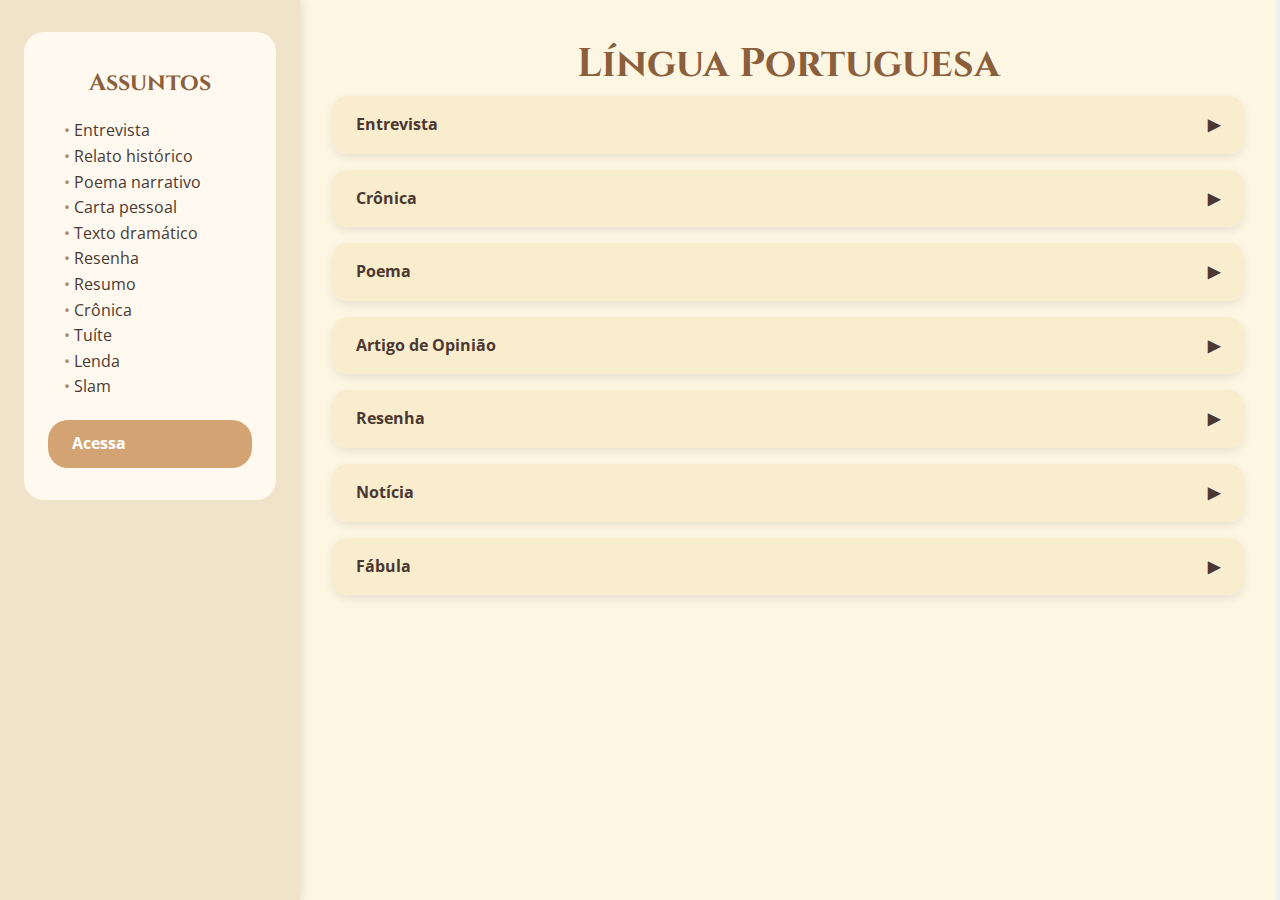
<file: index.html>
<html lang="pt-br">

<head>
  <meta charset="UTF-8">
  <meta name="viewport" content="width=device-width, initial-scale=1">
  <title>Master Max - Língua Portuguesa</title>

  <!-- Fontes -->
  <link href="https://fonts.googleapis.com/css2?family=Cinzel&family=Open+Sans&display=swap" rel="stylesheet">

  <style>
    * {
      margin: 0;
      padding: 0;
      box-sizing: border-box;
    }

    body {
      font-family: 'Open Sans', sans-serif;
      background-color: #fdf6e3;
      color: #4b3832;
      line-height: 1.6;
      min-height: 100vh;
      display: flex;
    }

    .sidebar {
      width: 300px;
      background: #f0e3ca;
      padding: 2rem 1.5rem;
      display: flex;
      flex-direction: column;
      gap: 2rem;
      position: fixed;
      top: 0;
      bottom: 0;
      overflow-y: auto;
      box-shadow: 2px 0 10px rgba(0, 0, 0, 0.1);
    }

    .main-content {
      margin-left: 300px;
      padding: 2rem;
      flex-grow: 1;
      max-width: calc(100% - 300px);
      overflow-y: auto;
    }

    h1, h2 {
      font-family: 'Cinzel', serif;
    }

    h1 {
      color: #8b5e3c;
      font-size: 2.5rem;
      text-align: center;
    }

    h2 {
      color: #8b5e3c;
      text-align: center;
    }

    .card {
      background: #fff9f0;
      border-radius: 20px;
      padding: 2rem 1.5rem;
      display: flex;
      flex-direction: column;
      color: #4b3832;
      transition: background 0.3s ease;
    }

    .card:hover {
      background: #f7efd2;
    }

    .card h2 {
      font-size: 1.5rem;
      margin-bottom: 1rem;
    }

    .card ul {
      list-style: none;
      padding-left: 1rem;
    }

    .card ul li::before {
      content: "• ";
      color: #b08968;
    }

    .btn {
      text-decoration: none;
      background: #d4a373;
      color: #fff;
      border: none;
      border-radius: 20px;
      padding: 0.7rem 1.5rem;
      font-weight: bold;
      cursor: pointer;
      margin-top: 20px;
      transition: background-color 0.3s;
    }

    .btn:hover {
      background: #b77b57;
    }

    section.block {
      background: #fff;
      border-radius: 15px;
      margin-bottom: 1rem;
      overflow: hidden;
      box-shadow: 0 4px 10px rgba(0, 0, 0, 0.08);
      transition: all 0.3s ease;
    }

    .block-header {
      padding: 1rem 1.5rem;
      background-color: #faedcd;
      cursor: pointer;
      font-weight: bold;
      transition: background 0.3s;
      display: flex;
      justify-content: space-between;
      align-items: center;
    }

    .block-header:hover {
      background-color: #f1d9a7;
    }

    .block-content {
      max-height: 0;
      overflow: hidden;
      background: #fffdf7;
      padding: 0 1.5rem;
      transition: max-height 0.5s ease, padding 0.3s ease;
    }

    .block-content.open {
      max-height: 1000px;
      padding: 1rem 1.5rem;
    }

    .arrow {
      transition: transform 0.3s ease;
    }

    .arrow.open {
      transform: rotate(90deg);
    }

    .btn-practice {
      background: #d4a373;
      width: 100%;
      text-align: center;
      font-weight: 700;
      padding: 1rem;
      border-radius: 25px;
      margin-top: 1rem;
      display: block;
      color: #fff;
      text-decoration: none;
    }

    @media (max-width: 720px) {
      body {
        flex-direction: column;
      }

      .sidebar {
        position: relative;
        width: 100%;
        height: auto;
        flex-direction: row;
        overflow-x: auto;
        padding: 1rem;
      }

      .card {
        width: 100%;
        flex-shrink: 0;
      }

      .main-content {
        margin-left: 0;
        padding: 1rem;
        max-width: 100%;
      }
    }
  </style>
</head>

<body>

  <aside class="sidebar">
    <div class="card">
      <h2>Assuntos</h2>
      <ul>
        <li>Entrevista</li>
        <li>Relato histórico</li>
        <li>Poema narrativo</li>
        <li>Carta pessoal</li>
        <li>Texto dramático</li>
        <li>Resenha</li>
        <li>Resumo</li>
        <li>Crônica</li>
        <li>Tuíte</li>
        <li>Lenda</li>
        <li>Slam</li>
      </ul>
      <a href="#" class="btn">Acessa</a>
    </div>
  </aside>

  <main class="main-content">
    <h1>Língua Portuguesa</h1>

    <section class="block">
        <div class="block-header" role="button" tabindex="0" aria-expanded="false" onclick="toggleBlock(this)">
          Entrevista
          <span class="arrow">▶</span>
        </div>
        <div class="block-content">
            <p><strong>O que é uma Entrevista?</strong></p>
            <p>É um gênero textual que apresenta uma conversa formal entre o entrevistador e o entrevistado. Serve para coletar informações, opiniões ou relatos importantes.</p>
        
            <p><strong>Características:</strong></p>
            <ul>
              <li>Uso de perguntas objetivas e diretas;</li>
              <li>Finalidade informativa ou investigativa;</li>
              <li>Linguagem clara e formal.</li>
            </ul>
        
            <p><strong>O que você aprenderá:</strong></p>
            <ul>
              <li>Ler e interpretar entrevistas, identificando pontos de vista;</li>
              <li>Elaborar perguntas e respostas adequadas;</li>
              <li>Produzir entrevistas escritas e orais.</li>
            </ul>
<br>        
          <a href="entrevista.html" class="btn">Ver mais</a>
        </div>
      </section>
      
      <section class="block">
        <div class="block-header" role="button" tabindex="0" aria-expanded="false" onclick="toggleBlock(this)">
          Crônica
          <span class="arrow">▶</span>
        </div>
        <div class="block-content">
            <p><strong>O que é uma Crônica?</strong></p>
            <p>É uma narrativa breve, que retrata acontecimentos do cotidiano, com linguagem simples e subjetiva.</p>
        
            <p><strong>Características:</strong></p>
            <ul>
              <li>Linguagem informal e próxima do leitor;</li>
              <li>Aborda acontecimentos cotidianos, às vezes com humor ou crítica social;</li>
              <li>Reflexiva e subjetiva.</li>
            </ul>
        
            <p><strong>O que você aprenderá:</strong></p>
            <ul>
              <li>Ler crônicas, identificando o ponto de vista e a crítica implícita;</li>
              <li>Produzir crônicas criativas e reflexivas.</li>
            </ul>
<br>        
          <a href="cronica.html" class="btn">Ver mais</a>
        </div>
      </section>
      
      <section class="block">
        <div class="block-header" role="button" tabindex="0" aria-expanded="false" onclick="toggleBlock(this)">
          Poema
          <span class="arrow">▶</span>
        </div>
        <div class="block-content">
            <p><strong>O que é um Poema?</strong></p>
            <p>É uma composição literária em versos, que explora ritmo, sonoridade, metáforas e emoções.</p>
        
            <p><strong>Características:</strong></p>
            <ul>
              <li>Uso de linguagem figurada;</li>
              <li>Estrutura organizada em versos e estrofes;</li>
              <li>Explora sentimentos e reflexões.</li>
            </ul>
        
            <p><strong>O que você aprenderá:</strong></p>
            <ul>
              <li>Ler e interpretar poemas, identificando figuras de linguagem;</li>
              <li>Produzir poemas autorais, explorando criatividade e estilo.</li>
            </ul>
<br>        
          <a href="poema.html" class="btn">Ver mais</a>
        </div>
      </section>
      
      <section class="block">
        <div class="block-header" role="button" tabindex="0" aria-expanded="false" onclick="toggleBlock(this)">
          Artigo de Opinião
          <span class="arrow">▶</span>
        </div>
        <div class="block-content">
            <p><strong>O que é um Artigo de Opinião?</strong></p>
            <p>É um texto argumentativo em que o autor defende seu ponto de vista sobre um tema atual, utilizando argumentos lógicos e convincentes.</p>
        
            <p><strong>Características:</strong></p>
            <ul>
              <li>Defesa clara de um ponto de vista;</li>
              <li>Uso de argumentos e dados que sustentam a opinião;</li>
              <li>Linguagem formal e persuasiva.</li>
            </ul>
        
            <p><strong>O que você aprenderá:</strong></p>
            <ul>
              <li>Identificar a tese e os argumentos em artigos;</li>
              <li>Produzir textos opinativos com coesão e coerência.</li>
            </ul><br>
          <a href="artigo de opinião.html" class="btn">Ver mais</a>
        </div>
      </section>
      
      <section class="block">
        <div class="block-header" role="button" tabindex="0" aria-expanded="false" onclick="toggleBlock(this)">
          Resenha
          <span class="arrow">▶</span>
        </div>
        <div class="block-content">
            <p><strong>O que é uma Resenha?</strong></p>
            <p>Texto dissertativo-argumentativo que analisa, interpreta e emite opinião sobre uma obra (livro, filme, espetáculo, etc.).</p>
        
            <p><strong>Características:</strong></p>
            <ul>
              <li>Resumo objetivo da obra;</li>
              <li>Análise crítica com opinião fundamentada;</li>
              <li>Linguagem clara, coesa e formal.</li>
            </ul>
        
            <p><strong>O que você aprenderá:</strong></p>
            <ul>
              <li>Ler resenhas, identificando argumentos e análises;</li>
              <li>Escrever resenhas com base em critérios críticos.</li>
            </ul><br>
          <a href="resenha.html" class="btn">Ver mais</a>
        </div>
      </section>
      
      <section class="block">
        <div class="block-header" role="button" tabindex="0" aria-expanded="false" onclick="toggleBlock(this)">
          Notícia
          <span class="arrow">▶</span>
        </div>
        <div class="block-content">
            <p><strong>O que é uma Notícia?</strong></p>
            <p>É um gênero textual informativo, que relata acontecimentos de interesse público de forma objetiva e imparcial.</p>
        
            <p><strong>Características:</strong></p>
            <ul>
              <li>Foco em fatos atuais e relevantes;</li>
              <li>Estrutura: título, lead (resumo) e desenvolvimento;</li>
              <li>Linguagem objetiva, direta e clara.</li>
            </ul>
        
            <p><strong>O que você aprenderá:</strong></p>
            <ul>
              <li>Ler e analisar notícias, identificando informações principais;</li>
              <li>Produzir notícias seguindo a estrutura adequada.</li>
            </ul>
<br>        
          <a href="noticia.html" class="btn">Ver mais</a>
        </div>
      </section>
      
      <section class="block">
        <div class="block-header" role="button" tabindex="0" aria-expanded="false" onclick="toggleBlock(this)">
          Fábula
          <span class="arrow">▶</span>
        </div>
        <div class="block-content">
            <p><strong>O que é uma Fábula?</strong></p>
            <p>Fábula é um gênero textual narrativo curto, com personagens normalmente animais que falam e agem como seres humanos (personificação). A estrutura da fábula apresenta uma lição ou moral no final, transmitindo valores éticos e comportamentais.</p>
        
            <p><strong>Características principais:</strong></p>
            <ul>
              <li>Personificação (animais agem como humanos);</li>
              <li>Estrutura simples: início, meio e fim;</li>
              <li>Presença de um conflito que conduz à moral da história;</li>
              <li>Linguagem objetiva, mas com intenção didática.</li>
            </ul>
        
            <p><strong>Exemplo clássico:</strong></p>
            <blockquote>
              A lebre desafiou a tartaruga para uma corrida. Certa de que venceria, a lebre descansou no meio do caminho. A tartaruga, devagar e sempre, chegou primeiro ao final. <br>
              <em>Moral:</em> A constância e a persistência superam a velocidade e a arrogância.
            </blockquote>
        
            <p><strong>O que você aprenderá:</strong></p>
            <ul>
              <li>Ler e interpretar fábulas, identificando seus elementos essenciais;</li>
              <li>Reconhecer a moral implícita;</li>
              <li>Produzir suas próprias fábulas.</li>
            </ul>
<br>        
          <a href="fabula.html" class="btn">Ver mais</a>
        </div>
      </section>
      

  <script>
    function toggleBlock(header) {
      const content = header.nextElementSibling;
      const arrow = header.querySelector('.arrow');
      const expanded = header.getAttribute('aria-expanded') === 'true';

      header.setAttribute('aria-expanded', !expanded);
      content.classList.toggle('open');
      arrow.classList.toggle('open');
    }

    document.querySelectorAll('.block-header').forEach(header => {
      header.addEventListener('keydown', function(event) {
        if (event.key === 'Enter' || event.key === ' ') {
          toggleBlock(this);
        }
      });
    });

    // Função para alternar o tema
function toggleDarkMode() {
  document.body.classList.toggle('dark-mode');
  
  // Salvar preferência no localStorage
  const isDark = document.body.classList.contains('dark-mode');
  localStorage.setItem('darkMode', isDark);
  
  // Atualizar ícone do botão
  const icon = document.querySelector('.theme-toggle i');
  if (isDark) {
    icon.classList.remove('fa-moon');
    icon.classList.add('fa-sun');
  } else {
    icon.classList.remove('fa-sun');
    icon.classList.add('fa-moon');
  }
}

// Verificar preferência salva ao carregar a página
function checkDarkModePreference() {
  const darkMode = localStorage.getItem('darkMode') === 'true';
  if (darkMode) {
    document.body.classList.add('dark-mode');
  }
  
  // Criar botão de alternância
  const toggleBtn = document.createElement('button');
  toggleBtn.className = 'theme-toggle';
  toggleBtn.innerHTML = '<i class="fas fa-moon"></i>';
  toggleBtn.title = 'Alternar tema';
  toggleBtn.addEventListener('click', toggleDarkMode);
  document.body.appendChild(toggleBtn);
  
  // Atualizar ícone inicial
  if (darkMode) {
    const icon = document.querySelector('.theme-toggle i');
    icon.classList.remove('fa-moon');
    icon.classList.add('fa-sun');
  }
}

// Inicializar quando o DOM estiver carregado
document.addEventListener('DOMContentLoaded', checkDarkModePreference);
  </script>
</body>

</html>
</file>
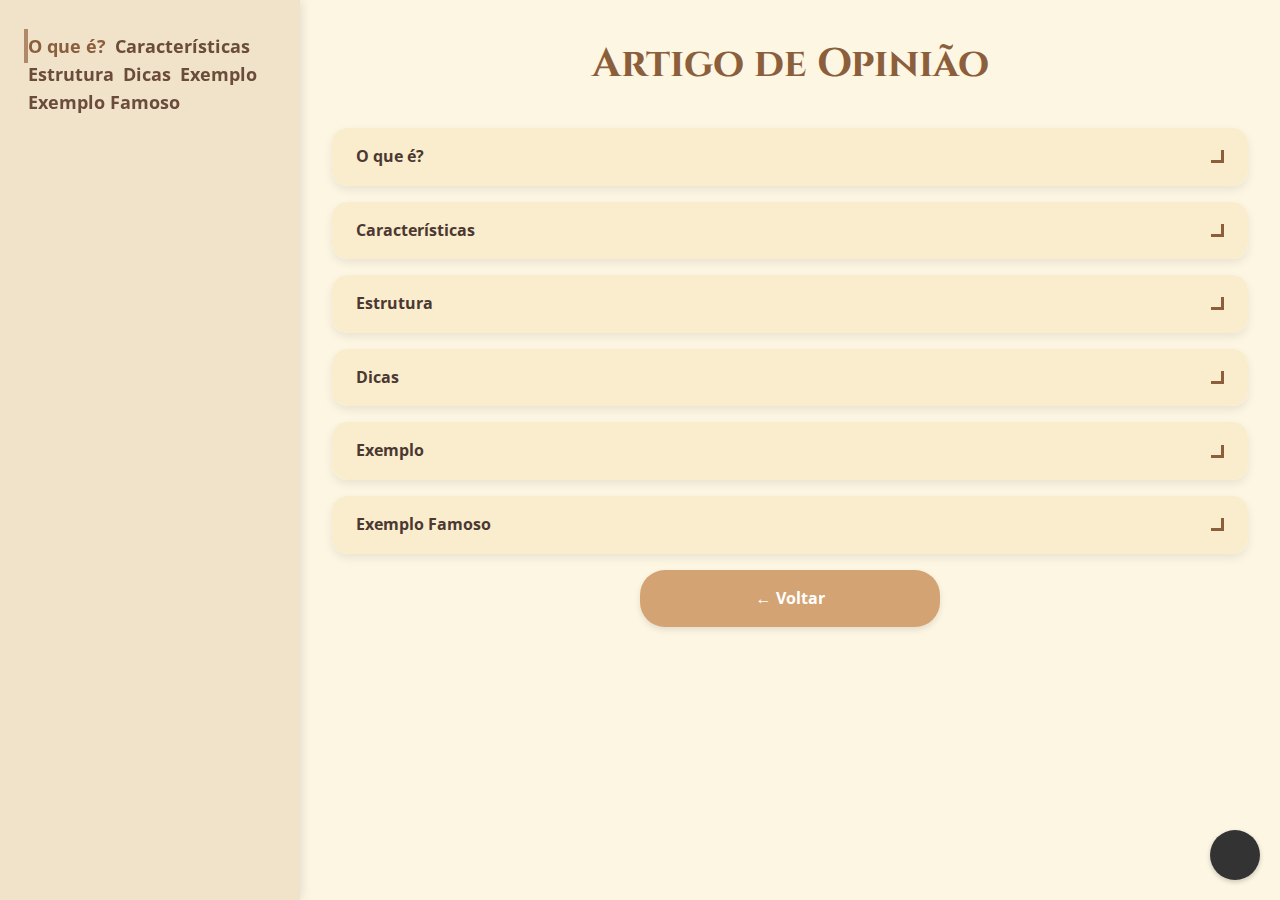
<file: artigo de opinião.html>
<!DOCTYPE html>
<html lang="pt-BR">
<head>
  <meta charset="UTF-8">
  <meta name="viewport" content="width=device-width, initial-scale=1">
  <title>Artigo de Opinião</title>
  <link href="https://fonts.googleapis.com/css2?family=Cinzel&family=Open+Sans&display=swap" rel="stylesheet" />
  <link rel="stylesheet" href="style.css">

</head>
<body>

  <aside class="sidebar">
    <nav>
      <a href="#oque" class="active">O que é?</a>
      <a href="#caracteristicas">Características</a>
      <a href="#estrutura">Estrutura</a>
      <a href="#dicas">Dicas</a>
      <a href="#exemplo">Exemplo</a>
      <a href="#exemplo-famoso">Exemplo Famoso</a>
    </nav>
  </aside>

  <main class="main-content">
    <h1>Artigo de Opinião</h1>

    <section class="block" id="oque">
      <div class="block-header">
        O que é?
        <span class="arrow"></span>
      </div>
      <div class="block-content">
        <p>
          O artigo de opinião é um texto onde uma pessoa escreve o que ela pensa sobre um assunto. É como quando você quer convencer alguém que sua ideia é boa e importante!
        </p>
        <p>
          Quem escreve um artigo de opinião quer mostrar seu ponto de vista e explicar por que ele faz sentido.
        </p>
      </div>
    </section>

    <section class="block" id="caracteristicas">
      <div class="block-header">
        Características
        <span class="arrow"></span>
      </div>
      <div class="block-content">
        <ul>
          <li>
            Apresenta a opinião de quem escreve sobre um tema.
          </li>
          <li>
            Usa argumentos, ou seja, explicações e exemplos para convencer quem está lendo.
          </li>
          <li>
            Tem uma linguagem clara, direta e respeitosa.
          </li>
          <li>
            É comum em jornais, revistas e sites.
          </li>
          <li>
            Defende um ponto de vista com base em fatos e ideias.
          </li>
        </ul>
      </div>
    </section>

    <section class="block" id="estrutura">
      <div class="block-header">
        Estrutura
        <span class="arrow"></span>
      </div>
      <div class="block-content">
        <p>
          O artigo de opinião é como montar um sanduíche, com várias camadas:
        </p>
        <ul>
          <li>
            <strong>Introdução:</strong> apresenta o tema e a opinião de quem escreve.
          </li>
          <li>
            <strong>Desenvolvimento:</strong> explica os motivos, apresenta argumentos e exemplos para convencer o leitor.
          </li>
          <li>
            <strong>Conclusão:</strong> reforça a opinião e finaliza com uma ideia importante.
          </li>
        </ul>
      </div>
    </section>

    <section class="block" id="dicas">
      <div class="block-header">
        Dicas
        <span class="arrow"></span>
      </div>
      <div class="block-content">
        <ul>
          <li>
            Escolha um tema que você conhece bem ou que acha importante.
          </li>
          <li>
            Pense em bons motivos para defender sua opinião.
          </li>
          <li>
            Fale com respeito, mesmo que outras pessoas pensem diferente.
          </li>
          <li>
            Use exemplos reais ou inventados para explicar melhor suas ideias.
          </li>
          <li>
            Revise o texto para deixar as ideias bem organizadas.
          </li>
        </ul>
      </div>
    </section>

    <section class="block" id="exemplo">
      <div class="block-header">
        Exemplo
        <span class="arrow"></span>
      </div>
      <div class="block-content">
        <p>
          Veja um exemplo de artigo de opinião:
        </p>
        <p>
          <strong>Por que brincar é importante?</strong><br>
          Eu acho que brincar é muito importante para todas as crianças, porque ajuda a aprender coisas novas e a fazer amigos.<br>
          Além disso, brincar melhora a criatividade e faz bem para a saúde.<br>
          Por isso, todas as crianças devem ter tempo para brincar todos os dias!
        </p>
      </div>
    </section>

    <section class="block" id="exemplo-famoso">
      <div class="block-header">
        Exemplo Famoso
        <span class="arrow"></span>
      </div>
      <div class="block-content">
        <p>
          Muitos jornalistas famosos escrevem artigos de opinião em jornais e revistas. Um exemplo é o escritor <strong>Luís Fernando Verissimo</strong>.
        </p>
        <p>
          Ele escreve textos divertidos e inteligentes para mostrar sua opinião sobre temas do dia a dia, sempre com bom humor!
        </p>
        <p>
          Embora não tenha um artigo só para crianças, ele é um exemplo de como escrever opinião pode ser interessante e criativo.
        </p>
      </div>
    </section>

    <a href="index.html" class="btn-practice">← Voltar</a>
  </main>

  <script src="script.js"></script>
</body>
</html>
</file>
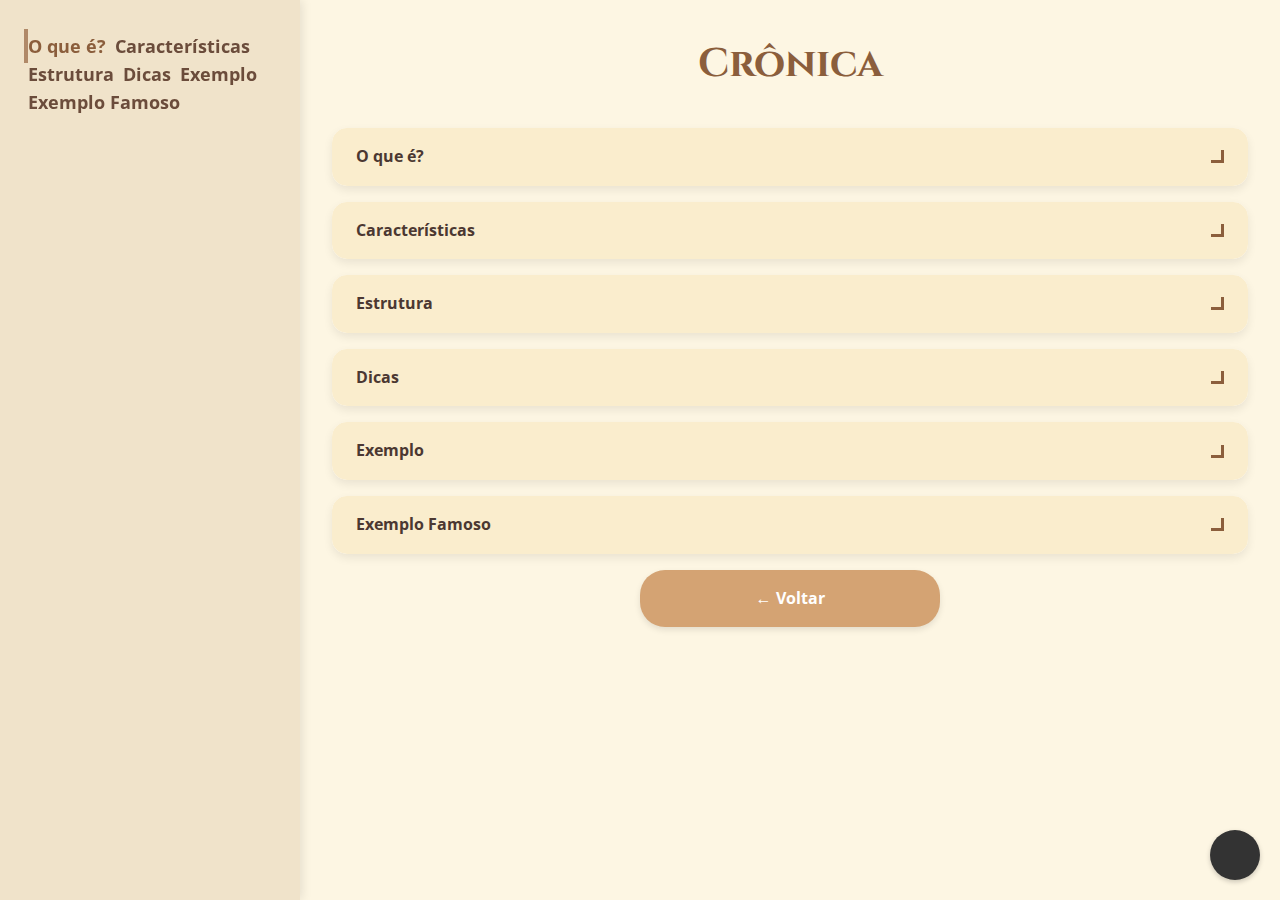
<file: cronica.html>
<!DOCTYPE html>
<html lang="pt-br">
<head>
  <meta charset="UTF-8" />
  <meta name="viewport" content="width=device-width, initial-scale=1" />
  <title>Master Max - Crônica</title>
  <link href="https://fonts.googleapis.com/css2?family=Cinzel&family=Open+Sans&display=swap" rel="stylesheet" />
  <link rel="stylesheet" href="style.css">

</head>
<body>
    <aside class="sidebar">
        <nav>
          <a href="#oque" class="active">O que é?</a>
          <a href="#caracteristicas">Características</a>
          <a href="#estrutura">Estrutura</a>
          <a href="#dicas">Dicas</a>
          <a href="#exemplo">Exemplo</a>
          <a href="#exemplo-famoso">Exemplo Famoso</a>
        </nav>
      </aside>
    
      <main class="main-content">
        <h1>Crônica</h1>
    
        <section class="block" id="oque">
          <div class="block-header">
            O que é?
            <span class="arrow"></span>
          </div>
          <div class="block-content">
            <p>
              A crônica é um tipo de texto que conta histórias bem curtinhas sobre coisas que acontecem no nosso dia a dia, como ir ao parque, ter uma conversa engraçada ou lembrar de um momento especial. 
            </p>
            <p>
              Ela é escrita de um jeito bem simples, como se o escritor estivesse conversando com você, contando o que viu, ouviu ou pensou sobre alguma coisa. Muitas vezes, a crônica faz a gente pensar sobre a vida, ou até dá umas boas risadas!
            </p>
          </div>
        </section>
    
        <section class="block" id="caracteristicas">
          <div class="block-header">
            Características
            <span class="arrow"></span>
          </div>
          <div class="block-content">
            <ul>
              <li>
                É escrita com uma linguagem bem simples, como se fosse um bate-papo entre amigos.
              </li>
              <li>
                Fala sobre coisas que todo mundo conhece, como situações na escola, em casa ou na rua.
              </li>
              <li>
                Pode ter humor para nos fazer rir ou um olhar mais sério para nos fazer pensar.
              </li>
              <li>
                Geralmente é curta, fácil e rápida de ler.
              </li>
              <li>
                Mostra o jeito de pensar e sentir do autor, sendo muitas vezes cheia de emoção.
              </li>
            </ul>
          </div>
        </section>
    
        <section class="block" id="estrutura">
          <div class="block-header">
            Estrutura
            <span class="arrow"></span>
          </div>
          <div class="block-content">
            <p>
              A crônica não precisa seguir uma regra muito certinha, mas normalmente tem:
            </p>
            <ul>
              <li>
                <strong>Introdução:</strong> onde o autor apresenta a situação ou o tema, como quem começa a contar uma história.
              </li>
              <li>
                <strong>Desenvolvimento:</strong> onde ele explica melhor o que aconteceu ou o que pensa sobre aquilo.
              </li>
              <li>
                <strong>Conclusão:</strong> termina a história ou deixa uma reflexão para quem está lendo.
              </li>
            </ul>
            <p>
              O mais importante na crônica é a ideia e como ela é compartilhada com o leitor.
            </p>
          </div>
        </section>
    
        <section class="block" id="dicas">
          <div class="block-header">
            Dicas
            <span class="arrow"></span>
          </div>
          <div class="block-content">
            <ul>
              <li>
                Observe o mundo ao seu redor. As melhores crônicas surgem de coisas simples, como uma brincadeira ou um passeio.
              </li>
              <li>
                Escreva como você fala, usando uma linguagem natural e espontânea.
              </li>
              <li>
                Mostre o que você sente ou pensa, deixando o texto com a sua cara!
              </li>
              <li>
                Não se preocupe em ser perfeito: o mais importante é se expressar e compartilhar sua visão do mundo.
              </li>
            </ul>
          </div>
        </section>
    
        <section class="block" id="exemplo">
          <div class="block-header">
            Exemplo
            <span class="arrow"></span>
          </div>
          <div class="block-content">
            <p>
              Imagine que um dia você foi ao parque e viu um cachorro muito engraçado correndo atrás de uma borboleta. Você achou aquilo tão divertido que decidiu escrever uma crônica contando essa história, descrevendo o cachorro, o parque e como se sentiu vendo aquela cena.
            </p>
            <p>
              Assim nasce uma crônica: de um momento simples, contado com carinho e criatividade!
            </p>
          </div>
        </section>
    
        <section class="block" id="exemplo-famoso">
          <div class="block-header">
            Exemplo Famoso
            <span class="arrow"></span>
          </div>
          <div class="block-content">
            <p>
              Muitos escritores ficaram famosos por escreverem crônicas. Um deles é <strong>Rubem Braga</strong>, considerado um dos maiores cronistas do Brasil. 
            </p>
            <p>
              Em suas crônicas, ele falava sobre as belezas da natureza, sobre a vida nas cidades e sobre suas emoções, sempre com um jeito simples e muito bonito.
            </p>
            <p>
              Você pode ler, por exemplo, a crônica chamada <em>"O Morro do Isolamento"</em>, onde ele fala sobre um lugar especial que ele visitou, contando tudo como se estivesse conversando com um amigo.
            </p>
          </div>
        </section>
    
        <a href="index.html" class="btn-practice">← Voltar</a>
      </main>
    

      <script src="script.js"></script>

</body>
</html>
</file>
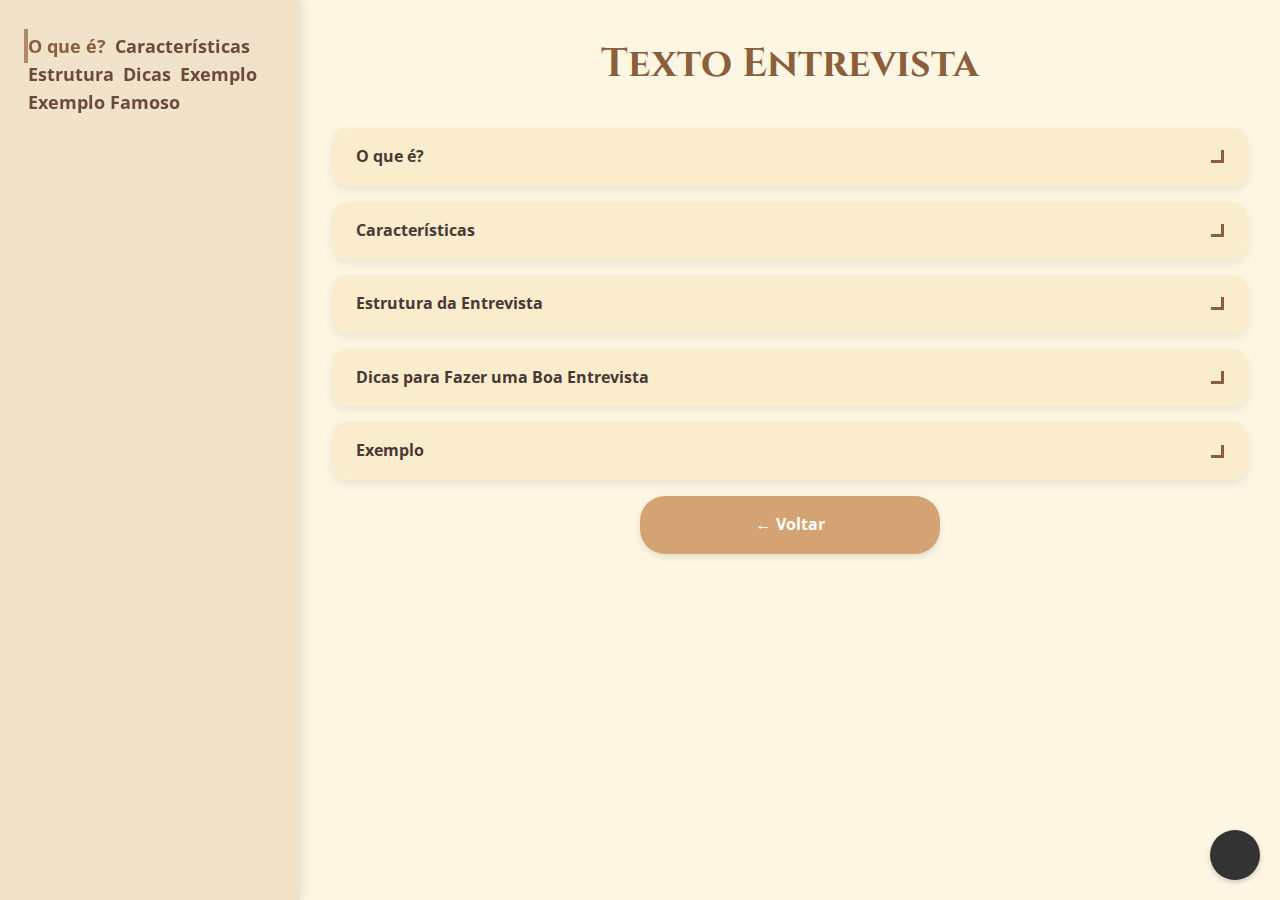
<file: entrevista.html>
<!DOCTYPE html>
<html lang="pt-br">
<head>
  <meta charset="UTF-8" />
  <meta name="viewport" content="width=device-width, initial-scale=1" />
  <title>Master Max - Texto Entrevista</title>
  <link href="https://fonts.googleapis.com/css2?family=Cinzel&family=Open+Sans&display=swap" rel="stylesheet" />
  <link rel="stylesheet" href="style.css">
</head>
<body>
  
  
  <aside class="sidebar">
    <nav>
      <a href="#oque" class="active">O que é?</a>
      <a href="#caracteristicas">Características</a>
      <a href="#estrutura">Estrutura</a>
      <a href="#dicas">Dicas</a>
      <a href="#exemplo">Exemplo</a>
      <a href="#exemplo-famoso">Exemplo Famoso</a>
    </nav>
  </aside>

  <main class="main-content">
    <h1>Texto Entrevista</h1>

    <section class="block" id="oque">
      <div class="block-header">
        O que é?
        <span class="arrow"></span>
      </div>
      <div class="block-content">
        <p>
          Imagina que você quer muito saber como é a vida de alguém, ou quer descobrir algo legal sobre uma pessoa que você gosta ou que é famosa. A entrevista é como uma conversa especial, onde uma pessoa faz perguntas e a outra responde.
        </p>
        <p>
          Mas não é uma conversa qualquer, é uma conversa organizada e anotada, para que outras pessoas possam ler ou escutar e aprender também. O que torna o texto entrevista diferente é que ele mostra só as perguntas e respostas, quase como se fosse um jogo de perguntas e respostas.
        </p>
      </div>
    </section>

    <section class="block" id="caracteristicas">
      <div class="block-header">
        Características
        <span class="arrow"></span>
      </div>
      <div class="block-content">
        <ul>
          <li>É feita de perguntas e respostas, que ficam separadinhas para a gente entender direitinho.</li>
          <li>Normalmente começa com um texto que apresenta quem está sendo entrevistado, para sabermos quem é essa pessoa.</li>
          <li>O jeito de falar pode mudar: pode ser mais sério, se for um jornal, ou mais divertido, se for um programa legal.</li>
          <li>A pessoa que pergunta, chamada entrevistador, guia a conversa, escolhendo o que quer saber.</li>
          <li>A pessoa que responde, chamada entrevistado, conta suas histórias, ideias e opiniões.</li>
        </ul>
      </div>
    </section>

    <section class="block" id="estrutura">
      <div class="block-header">
        Estrutura da Entrevista
        <span class="arrow"></span>
      </div>
      <div class="block-content">
        <ul>
          <li><strong>Introdução:</strong> É como o começo do papo, onde a gente fala quem é a pessoa e por que está conversando com ela.</li>
          <li><strong>Perguntas e Respostas:</strong> Aqui é a parte principal, onde o entrevistador faz as perguntas e o entrevistado responde com calma e explicando tudo.</li>
          <li><strong>Encerramento:</strong> Para terminar, a conversa é finalizada com agradecimentos ou palavras legais, dizendo que acabou.</li>
        </ul>
      </div>
    </section>    

    <section class="block" id="dicas">
      <div class="block-header">
        Dicas para Fazer uma Boa Entrevista
        <span class="arrow"></span>
      </div>
      <div class="block-content">
        <ul>
          <li>Antes de começar, pense nas perguntas que você quer fazer, para não esquecer nada importante.</li>
          <li>Escute com atenção o que a pessoa responder, porque assim você pode fazer perguntas novas que tenham a ver.</li>
          <li>Seja sempre educado, não interrompa e mostre que está interessado no que a pessoa fala.</li>
          <li>Evite fazer perguntas que possam deixar a pessoa chateada ou constrangida.</li>
          <li>Fale de um jeito que quem vai ler ou ouvir entenda, usando palavras simples e claras.</li>
        </ul>
      </div>
    </section>

    <section class="block" id="exemplo">
      <div class="block-header">
        Exemplo
        <span class="arrow"></span>
      </div>
      <div class="block-content">
        <p>
          <strong>Entrevistador:</strong> Como foi que você começou na sua profissão?<br>
          <strong>Entrevistado:</strong> Quando eu era criança, gostava muito do que faço hoje. Por isso, estudei bastante e continuei aprendendo.<br><br>
          <strong>Entrevistador:</strong> Qual foi a maior dificuldade que você já teve?<br>
          <strong>Entrevistado:</strong> O maior desafio foi conseguir dividir meu tempo entre trabalhar e estudar, mas com esforço deu tudo certo.
        </p>
      </div>
    </section>

    <a href="index.html" class="btn-practice">← Voltar</a>

  
  </main>
  <script src="script.js"></script>
</body>
</html>
</file>
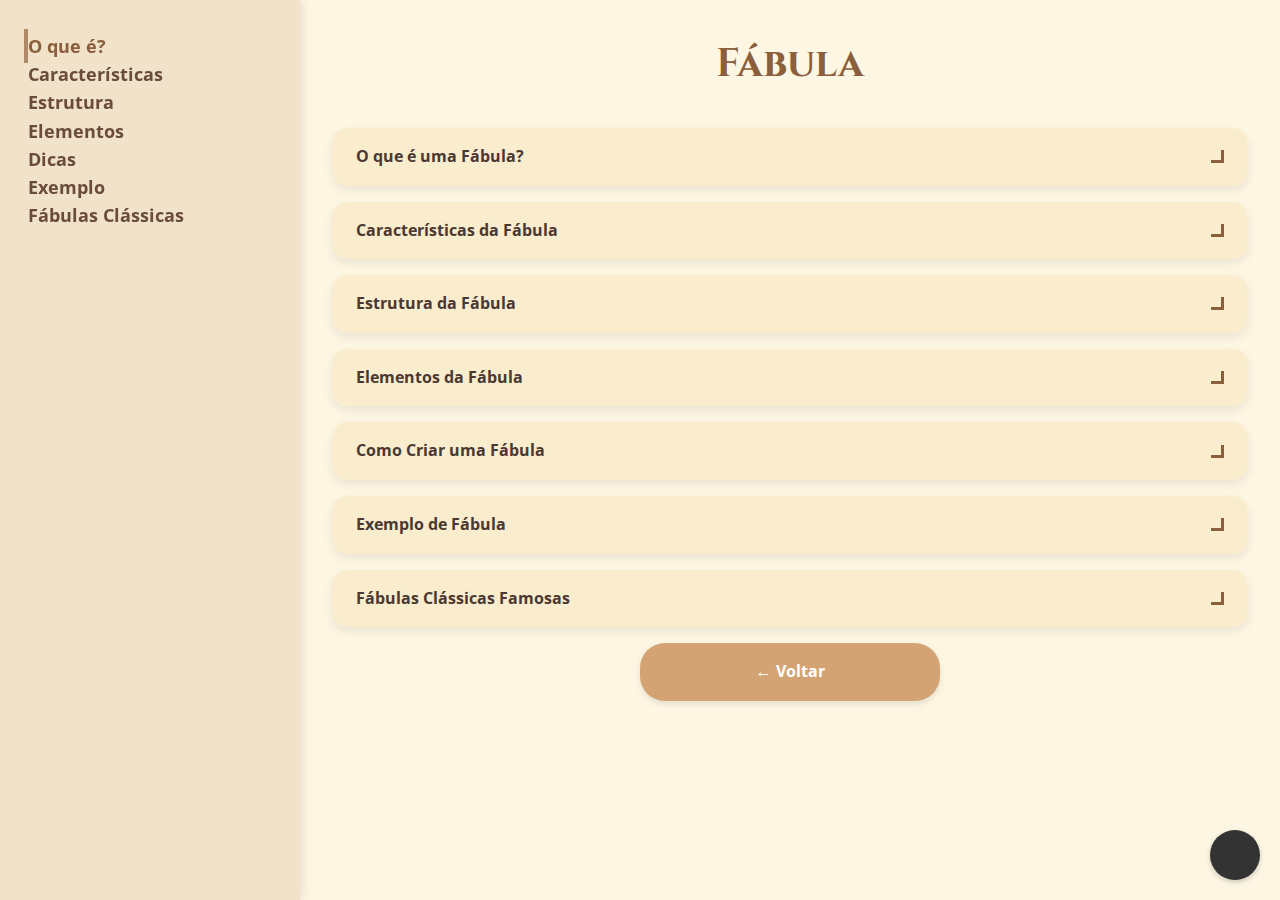
<file: fabula.html>
<!DOCTYPE html>
<html lang="pt-br">
<head>
  <meta charset="UTF-8" />
  <meta name="viewport" content="width=device-width, initial-scale=1" />
  <title>Master Max - Fábula</title>
  <link href="https://fonts.googleapis.com/css2?family=Cinzel&family=Open+Sans&display=swap" rel="stylesheet" />
  <link rel="stylesheet" href="style.css">
</head>
<body>
  
  <aside class="sidebar">
    <nav>
      <a href="#oque" class="active">O que é?</a><br>
      <a href="#caracteristicas">Características</a><br>
      <a href="#estrutura">Estrutura</a><br>
      <a href="#elementos">Elementos</a><br>
      <a href="#dicas">Dicas</a><br>
      <a href="#exemplo">Exemplo</a><br>
      <a href="#classicas">Fábulas Clássicas</a><br>
    </nav>
  </aside>

  <main class="main-content">
    <h1>Fábula</h1>

    <section class="block" id="oque">
      <div class="block-header">
        O que é uma Fábula?
        <span class="arrow"></span>
      </div>
      <div class="block-content">
        <p>
          A fábula é uma narrativa curta, normalmente protagonizada por animais com características humanas, que transmite uma lição de moral no final. É um dos gêneros literários mais antigos do mundo, usado tanto para entreter quanto para educar.
        </p>
        <p>
          Diferente de outros contos, a fábula tem como principal objetivo ensinar valores e comportamentos através de uma história simples e alegórica. A moral da história geralmente aparece explícita no final, sob a forma de uma frase ou provérbio.
        </p>
      </div>
    </section>

    <section class="block" id="caracteristicas">
      <div class="block-header">
        Características da Fábula
        <span class="arrow"></span>
      </div>
      <div class="block-content">
        <ul>
          <li><strong>Personagens:</strong> Animais antropomorfizados (que agem como humanos)</li>
          <li><strong>Breve:</strong> Narrativa curta e objetiva</li>
          <li><strong>Enredo simples:</strong> Um único conflito ou situação</li>
          <li><strong>Moral:</strong> Lição ética explícita no final</li>
          <li><strong>Universal:</strong> Ensino válido em diferentes épocas e culturas</li>
          <li><strong>Didática:</strong> Objetivo principal é transmitir um ensinamento</li>
        </ul>
      </div>
    </section>

    <section class="block" id="estrutura">
      <div class="block-header">
        Estrutura da Fábula
        <span class="arrow"></span>
      </div>
      <div class="block-content">
        <ul>
          <li><strong>Introdução:</strong> 
            <ul>
              <li>Apresentação dos personagens e do cenário</li>
              <li>Estabelecimento da situação inicial</li>
            </ul>
          </li>
          <li><strong>Desenvolvimento:</strong> 
            <ul>
              <li>Surge um conflito ou desafio</li>
              <li>Interação entre os personagens</li>
            </ul>
          </li>
          <li><strong>Clímax:</strong> 
            <ul>
              <li>Ponto alto da história</li>
              <li>Momento de decisão ou revelação</li>
            </ul>
          </li>
          <li><strong>Desfecho:</strong> 
            <ul>
              <li>Resolução do conflito</li>
              <li>Moral da história (explícita ou implícita)</li>
            </ul>
          </li>
        </ul>
      </div>
    </section>

    <section class="block" id="elementos">
      <div class="block-header">
        Elementos da Fábula
        <span class="arrow"></span>
      </div>
      <div class="block-content">
        <ul>
          <li><strong>Personagens-tipo:</strong> Cada animal representa uma característica humana (a raposa = astúcia, o leão = força, etc.)</li>
          <li><strong>Ambiente:</strong> Cenário simples (floresta, campo, aldeia)</li>
          <li><strong>Diálogos:</strong> Conversas entre os personagens que revelam seus caracteres</li>
          <li><strong>Conflito moral:</strong> Situação que testa as virtudes ou vícios</li>
          <li><strong>Linguagem:</strong> Simples, acessível e muitas vezes poética</li>
        </ul>
      </div>
    </section>

    <section class="block" id="dicas">
      <div class="block-header">
        Como Criar uma Fábula
        <span class="arrow"></span>
      </div>
      <div class="block-content">
        <ul>
          <li><strong>Escolha a moral:</strong> Comece pela lição que quer transmitir</li>
          <li><strong>Selecione os animais:</strong> Escolha personagens cujas características naturais combinem com a moral</li>
          <li><strong>Crie um conflito simples:</strong> Uma situação que teste a virtude ou o vício</li>
          <li><strong>Mantenha o foco:</strong> Não adicione elementos desnecessários</li>
          <li><strong>Use diálogos vivos:</strong> Eles devem revelar os caracteres</li>
          <li><strong>Finalize com clareza:</strong> A moral deve ser compreensível</li>
          <li><strong>Revise:</strong> Certifique-se que a história realmente ensina o que pretende</li>
        </ul>
      </div>
    </section>

    <section class="block" id="exemplo">
      <div class="block-header">
        Exemplo de Fábula
        <span class="arrow"></span>
      </div>
      <div class="block-content">
        <p>
          <strong>A Cigarra e a Formiga</strong><br><br>
          
          Num belo dia de verão, a cigarra cantava alegremente sobre uma árvore, enquanto a formiga trabalhava arduamente, carregando grãos para seu formigueiro.<br><br>
          
          - Por que não vem cantar comigo em vez de trabalhar tanto? - perguntou a cigarra.<br><br>
          
          - Estou armazenando comida para o inverno - respondeu a formiga. - Você deveria fazer o mesmo.<br><br>
          
          A cigarra riu e continuou cantando, achando que a formiga era muito preocupada.<br><br>
          
          Quando o inverno chegou, a cigarra, faminta, bateu à porta da formiga pedindo comida.<br><br>
          
          - O que fez durante o verão? - perguntou a formiga.<br><br>
          
          - Eu cantei - respondeu a cigarra.<br><br>
          
          - Pois agora dance! - disse a formiga, fechando a porta.<br><br>
          
          <strong>Moral:</strong> Quem não trabalha no tempo certo não pode se queixar da necessidade no futuro.
        </p>
      </div>
    </section>

    <section class="block" id="classicas">
      <div class="block-header">
        Fábulas Clássicas Famosas
        <span class="arrow"></span>
      </div>
      <div class="block-content">
        <ul>
          <li><strong>A Lebre e a Tartaruga</strong> (Esopo) - Moral: A persistência vence a pressa</li>
          <li><strong>O Lobo e o Cordeiro</strong> (Esopo) - Moral: O poderoso sempre encontra um argumento para oprimir o fraco</li>
          <li><strong>A Raposa e as Uvas</strong> (Esopo) - Moral: Desprezamos o que não podemos alcançar</li>
          <li><strong>O Corvo e a Raposa</strong> (La Fontaine) - Moral: Cuidado com os bajuladores</li>
          <li><strong>A Galinha dos Ovos de Ouro</strong> (Esopo) - Moral: A ganância pode destruir a fonte de riqueza</li>
          <li><strong>O Leão e o Ratinho</strong> (Esopo) - Moral: Nenhum ato de bondade é em vão</li>
        </ul>
      </div>
    </section>

    <a href="index.html" class="btn-practice">← Voltar</a>

  </main>
  <script src="script.js"></script>
</body>
</html>
</file>
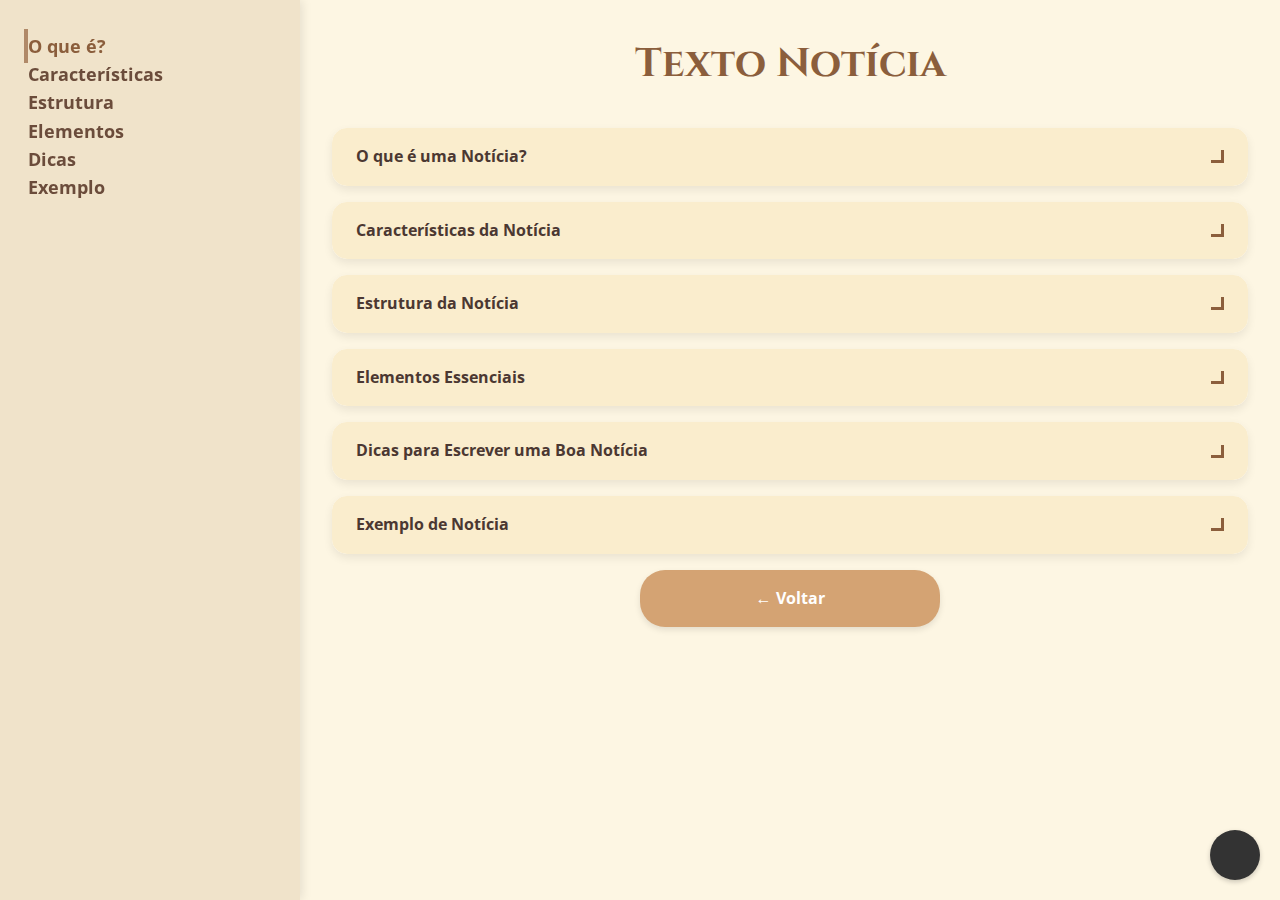
<file: noticia.html>
<!DOCTYPE html>
<html lang="pt-br">
<head>
  <meta charset="UTF-8" />
  <meta name="viewport" content="width=device-width, initial-scale=1" />
  <title>Master Max - Texto Notícia</title>
  <link href="https://fonts.googleapis.com/css2?family=Cinzel&family=Open+Sans&display=swap" rel="stylesheet" />
  <link rel="stylesheet" href="style.css">
</head>
<body>
  
  <aside class="sidebar">
    <nav>
      <a href="#oque" class="active">O que é?</a><br>
      <a href="#caracteristicas">Características</a><br>
      <a href="#estrutura">Estrutura</a><br>
      <a href="#elementos">Elementos</a><br>
      <a href="#dicas">Dicas</a><br>
      <a href="#exemplo">Exemplo</a><br>
    </nav>
  </aside>

  <main class="main-content">
    <h1>Texto Notícia</h1>

    <section class="block" id="oque">
      <div class="block-header">
        O que é uma Notícia?
        <span class="arrow"></span>
      </div>
      <div class="block-content">
        <p>
          Uma notícia é um relato objetivo de um fato recente, relevante e de interesse público. Diferente de uma resenha ou opinião, a notícia deve apresentar os acontecimentos de forma imparcial, sem incluir julgamentos pessoais do repórter.
        </p>
        <p>
          O texto jornalístico responde às principais perguntas sobre o evento: <strong>O que</strong> aconteceu? <strong>Quem</strong> está envolvido? <strong>Quando</strong> e <strong>onde</strong> ocorreu? <strong>Como</strong> se deu o fato? E <strong>por que</strong> é importante?
        </p>
      </div>
    </section>

    <section class="block" id="caracteristicas">
      <div class="block-header">
        Características da Notícia
        <span class="arrow"></span>
      </div>
      <div class="block-content">
        <ul>
          <li><strong>Objetividade:</strong> Apresenta fatos verificáveis, não opiniões</li>
          <li><strong>Atualidade:</strong> Trata de eventos recentes ou em desenvolvimento</li>
          <li><strong>Clareza:</strong> Linguagem direta e acessível ao público-alvo</li>
          <li><strong>Imparcialidade:</strong> Mostra diferentes perspectivas sem tomar partido</li>
          <li><strong>Relevância:</strong> Escolhe assuntos de interesse coletivo</li>
          <li><strong>Precisão:</strong> Informações corretas e fontes confiáveis</li>
        </ul>
      </div>
    </section>

    <section class="block" id="estrutura">
      <div class="block-header">
        Estrutura da Notícia
        <span class="arrow"></span>
      </div>
      <div class="block-content">
        <ul>
          <li><strong>Manchete:</strong> 
            <ul>
              <li>Título impactante que resume o fato principal</li>
              <li>Deve chamar atenção sem sensacionalismo</li>
            </ul>
          </li>
          <li><strong>Lead (lide):</strong> 
            <ul>
              <li>Primeiro parágrafo com informações essenciais</li>
              <li>Responde às 5W+H (what, who, when, where, why + how)</li>
            </ul>
          </li>
          <li><strong>Corpo:</strong> 
            <ul>
              <li>Desenvolve os detalhes em ordem decrescente de importância</li>
              <li>Inclui citações, dados estatísticos e contexto</li>
              <li>Pode ter subtítulos para organizar as informações</li>
            </ul>
          </li>
        </ul>
      </div>
    </section>

    <section class="block" id="elementos">
      <div class="block-header">
        Elementos Essenciais
        <span class="arrow"></span>
      </div>
      <div class="block-content">
        <ul>
          <li><strong>Fontes:</strong> Identifica claramente as origens das informações</li>
          <li><strong>Contexto:</strong> Explica antecedentes importantes para entender o fato</li>
          <li><strong>Dados:</strong> Inclui números e estatísticas relevantes</li>
          <li><strong>Declarações:</strong> Cita diretamente pessoas envolvidas (entre aspas)</li>
          <li><strong>Multimídia:</strong> Fotos, vídeos ou infográficos que complementam o texto</li>
        </ul>
      </div>
    </section>

    <section class="block" id="dicas">
      <div class="block-header">
        Dicas para Escrever uma Boa Notícia
        <span class="arrow"></span>
      </div>
      <div class="block-content">
        <ul>
          <li><strong>Comece pelo essencial:</strong> As informações mais importantes vêm primeiro</li>
          <li><strong>Seja conciso:</strong> Frases curtas e parágrafos de 2-3 linhas</li>
          <li><strong>Verifique os fatos:</strong> Nunca publique informações não confirmadas</li>
          <li><strong>Use linguagem neutra:</strong> Evite adjetivos que expressem julgamento</li>
          <li><strong>Dê voz a todas as partes:</strong> Ouça os diferentes lados envolvidos</li>
          <li><strong>Atualize quando necessário:</strong> Notícias em desenvolvimento precisam de acompanhamento</li>
        </ul>
      </div>
    </section>

    <section class="block" id="exemplo">
      <div class="block-header">
        Exemplo de Notícia
        <span class="arrow"></span>
      </div>
      <div class="block-content">
        <p>
          <strong>Prefeitura anuncia construção de nova escola na região norte</strong><br><br>
          
          <strong>São Paulo, 15 de março de 2023</strong> - A Prefeitura de São Paulo anunciou nesta quarta-feira o início das obras para construção de uma nova escola municipal na Vila Medeiros, zona norte da capital. A unidade atenderá 500 alunos do ensino fundamental e deve ser entregue no primeiro semestre de 2024.<br><br>
          
          O investimento total será de R$ 8,2 milhões, provenientes do Fundo Municipal de Educação. A nova escola contará com 15 salas de aula, laboratório de informática, quadra poliesportiva coberta e biblioteca.<br><br>
          
          "Esta obra é essencial para reduzir a superlotação nas escolas da região, que hoje operam com 30% acima da capacidade", afirmou o secretário municipal de Educação, João Carlos da Silva, durante o anúncio.<br><br>
          
          A escolha do local levou em consideração o crescimento populacional no distrito, que recebeu mais de 10 mil novos moradores nos últimos cinco anos, segundo dados do IBGE. A obra começará em abril após o processo licitatório, que está em fase final.<br><br>
          
          Moradores da região comemoraram a notícia. "Minha filha estuda em uma escola a 3 km daqui. Será ótimo tê-la mais perto de casa", disse Maria Santos, 38 anos, dona de casa.<br><br>
          
          A prefeitura informou que abrirá 50 vagas para professores e 30 para funcionários administrativos quando a escola entrar em funcionamento.
        </p>
      </div>
    </section>

    <a href="index.html" class="btn-practice">← Voltar</a>

  </main>
  <script src="script.js"></script>
</body>
</html>
</file>
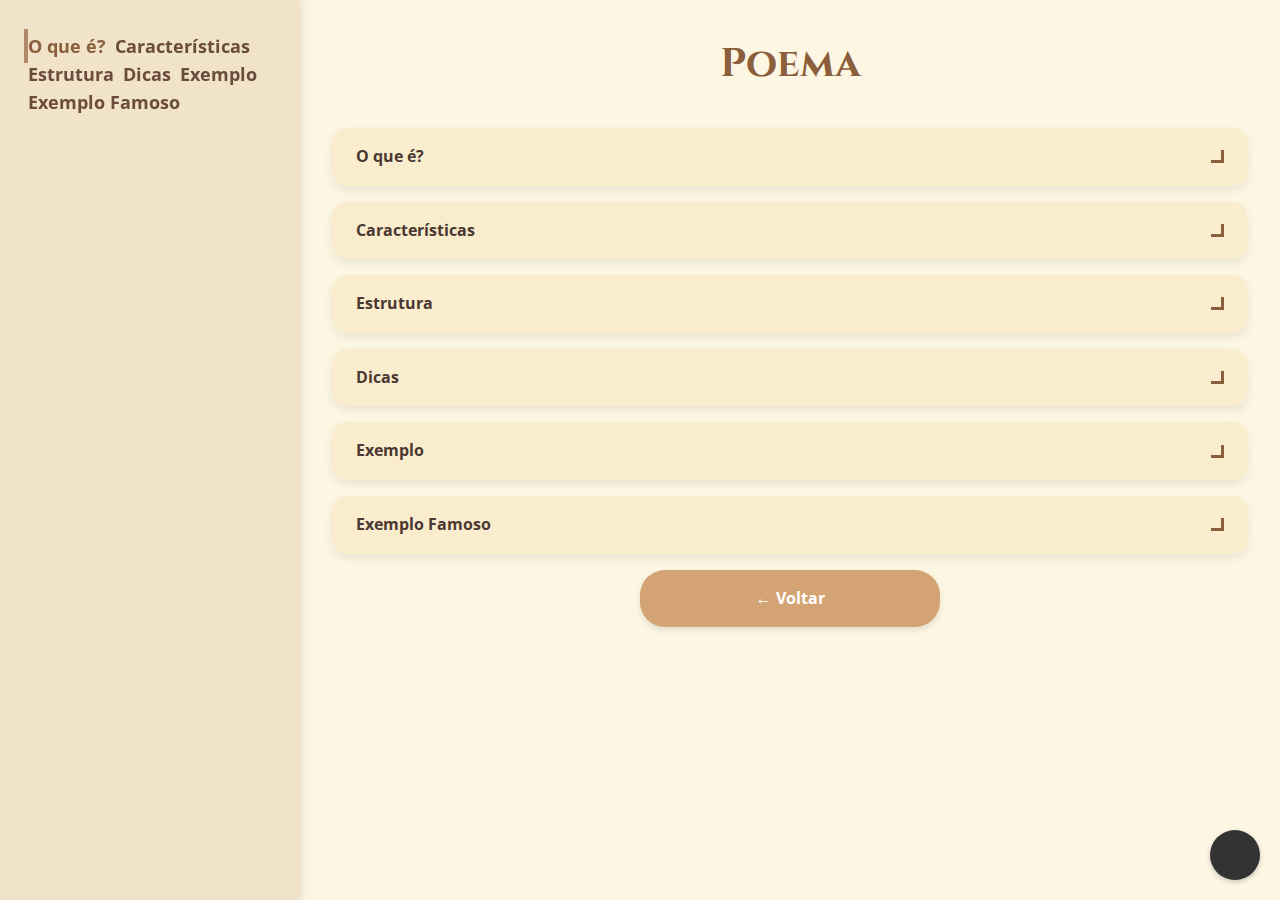
<file: poema.html>
<!DOCTYPE html>
<html lang="pt-BR">
<head>
  <meta charset="UTF-8">
  <meta name="viewport" content="width=device-width, initial-scale=1">
  <title>Poema</title>
  <link href="https://fonts.googleapis.com/css2?family=Cinzel&family=Open+Sans&display=swap" rel="stylesheet" />
  <link rel="stylesheet" href="style.css">

</head>
<body>

  <aside class="sidebar">
    <nav>
      <a href="#oque" class="active">O que é?</a>
      <a href="#caracteristicas">Características</a>
      <a href="#estrutura">Estrutura</a>
      <a href="#dicas">Dicas</a>
      <a href="#exemplo">Exemplo</a>
      <a href="#exemplo-famoso">Exemplo Famoso</a>
    </nav>
  </aside>

  <main class="main-content">
    <h1>Poema</h1>

    <section class="block" id="oque">
      <div class="block-header">
        O que é?
        <span class="arrow"></span>
      </div>
      <div class="block-content">
        <p>
          O poema é um tipo de texto que usa palavras de um jeito especial para expressar sentimentos, contar histórias ou descrever coisas, sempre com muita imaginação!
        </p>
        <p>
          Ele é diferente de outros textos porque brinca com o som das palavras, com o ritmo e, muitas vezes, com a rima, parecendo uma música ou uma dança de palavras.
        </p>
      </div>
    </section>

    <section class="block" id="caracteristicas">
      <div class="block-header">
        Características
        <span class="arrow"></span>
      </div>
      <div class="block-content">
        <ul>
          <li>
            Pode ter rimas, que são palavras que terminam com sons parecidos, como "coração" e "emoção".
          </li>
          <li>
            É dividido em versos (cada linha do poema) e estrofes (conjunto de versos).
          </li>
          <li>
            Usa muita imaginação, sentimentos e criatividade.
          </li>
          <li>
            Pode ser alegre, triste, engraçado ou até misterioso.
          </li>
          <li>
            Muitas vezes, faz a gente pensar, sonhar ou se emocionar.
          </li>
        </ul>
      </div>
    </section>

    <section class="block" id="estrutura">
      <div class="block-header">
        Estrutura
        <span class="arrow"></span>
      </div>
      <div class="block-content">
        <p>
          O poema é como um quebra-cabeça formado por várias partes:
        </p>
        <ul>
          <li>
            <strong>Verso:</strong> cada linha do poema é chamada de verso.
          </li>
          <li>
            <strong>Estrofe:</strong> é um grupo de versos que formam um "parágrafo" no poema.
          </li>
          <li>
            <strong>Rima:</strong> quando duas ou mais palavras terminam com sons parecidos.
          </li>
          <li>
            <strong>Ritmo:</strong> é a batida ou a melodia que as palavras formam quando lemos o poema.
          </li>
        </ul>
        <p>
          Nem todo poema precisa ter rima ou ritmo certinho, mas muitos têm!
        </p>
      </div>
    </section>

    <section class="block" id="dicas">
      <div class="block-header">
        Dicas
        <span class="arrow"></span>
      </div>
      <div class="block-content">
        <ul>
          <li>
            Use sua imaginação! Pense em coisas bonitas, engraçadas ou que você gosta muito.
          </li>
          <li>
            Brinque com as palavras, experimentando rimas e ritmos.
          </li>
          <li>
            Não se preocupe em ser perfeito, o mais importante é se expressar!
          </li>
          <li>
            Leia outros poemas para se inspirar e descobrir diferentes estilos.
          </li>
          <li>
            Leia seu poema em voz alta, assim você percebe o ritmo e as rimas.
          </li>
        </ul>
      </div>
    </section>

    <section class="block" id="exemplo">
      <div class="block-header">
        Exemplo
        <span class="arrow"></span>
      </div>
      <div class="block-content">
        <p>
          Olhe só este poema simples e bonito:
        </p>
        <p>
          O sol brilhando no céu azul,<br>
          A brisa leve toca o lençol.<br>
          Pássaros cantam sem parar,<br>
          E eu só penso em brincar!
        </p>
        <p>
          Viu como é legal? É só usar a criatividade e soltar a imaginação!
        </p>
      </div>
    </section>

    <section class="block" id="exemplo-famoso">
      <div class="block-header">
        Exemplo Famoso
        <span class="arrow"></span>
      </div>
      <div class="block-content">
        <p>
          Um poeta muito famoso que escreveu muitos poemas lindos foi <strong>Vinicius de Moraes</strong>. Ele fez poemas para adultos e também para crianças.
        </p>
        <p>
          Um exemplo bem legal é o poema <em>"A Casa"</em>, que começa assim:
        </p>
        <p>
          Era uma casa<br>
          Muito engraçada<br>
          Não tinha teto<br>
          Não tinha nada...
        </p>
        <p>
          Viu como ele usa palavras simples e divertidas? Você também pode criar seus próprios poemas!
        </p>
      </div>
    </section>

    <a href="index.html" class="btn-practice">← Voltar</a>
  </main>
  <script src="script.js"></script>
</body>
</html>
</file>
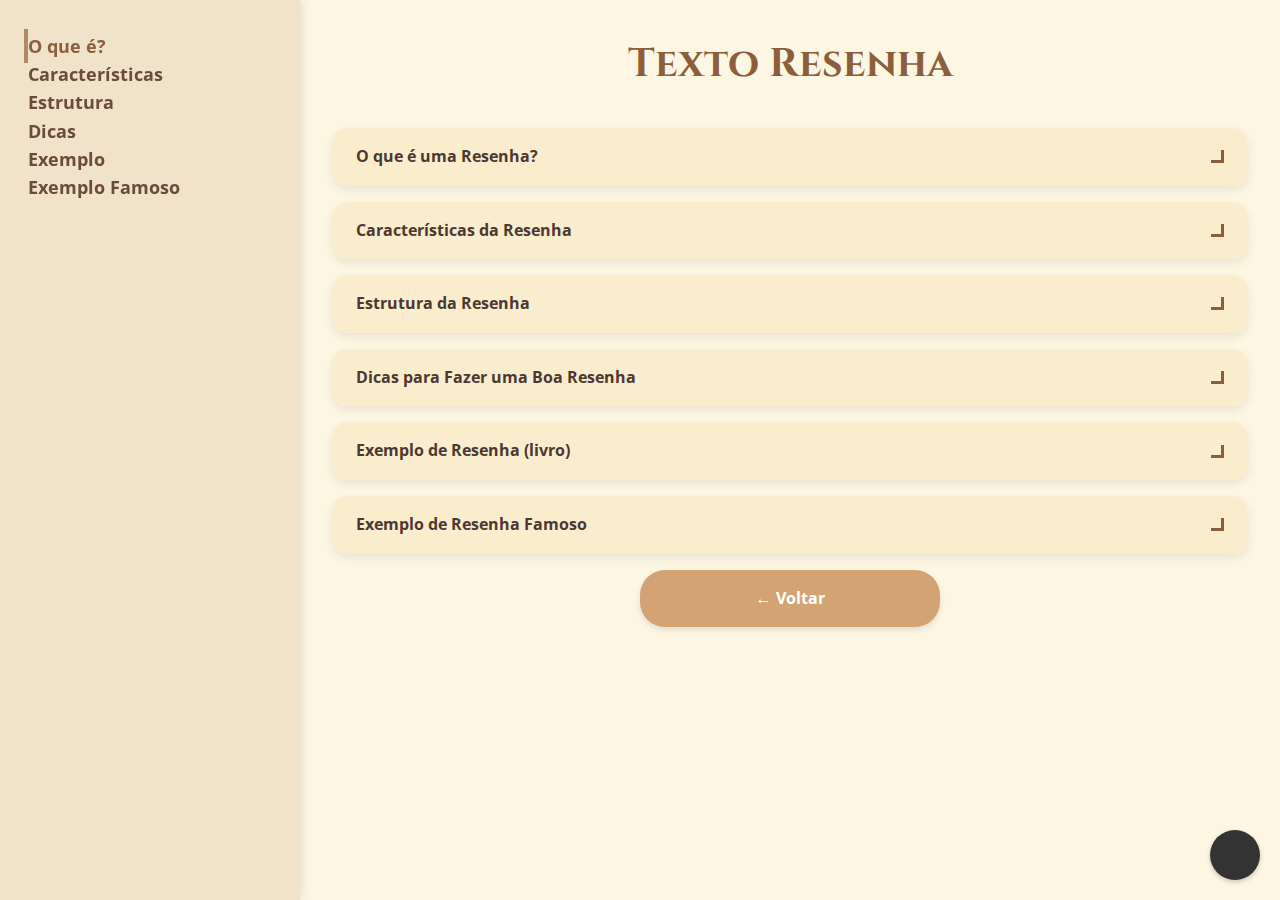
<file: resenha.html>
<!DOCTYPE html>
<html lang="pt-br">
<head>
  <meta charset="UTF-8" />
  <meta name="viewport" content="width=device-width, initial-scale=1" />
  <title>Master Max - Texto Resenha</title>
  <link href="https://fonts.googleapis.com/css2?family=Cinzel&family=Open+Sans&display=swap" rel="stylesheet" />
  <link rel="stylesheet" href="style.css">
</head>
<body>
  
  <aside class="sidebar">
    <nav>
      <a href="#oque" class="active">O que é?</a><br>
      <a href="#caracteristicas">Características</a><br>
      <a href="#estrutura">Estrutura</a><br>
      <a href="#dicas">Dicas</a><br>
      <a href="#exemplo">Exemplo</a><br>
      <a href="#exemplo-famoso">Exemplo Famoso</a><br>
    </nav>
  </aside>

  <main class="main-content">
    <h1>Texto Resenha</h1>

    <section class="block" id="oque">
      <div class="block-header">
        O que é uma Resenha?
        <span class="arrow"></span>
      </div>
      <div class="block-content">
        <p>
          Uma resenha é como contar para um amigo sobre um livro que você leu, um filme que assistiu ou um produto que experimentou, mas de um jeito mais organizado e completo. É um texto onde você explica o que achou de algo, dando sua opinião e mostrando os pontos bons e ruins.
        </p>
        <p>
          A resenha não é só dizer "gostei" ou "não gostei". Você precisa explicar por que teve essa impressão, dando exemplos e detalhes que ajudem outras pessoas a entender sua avaliação. É como ser um guia para quem ainda não conhece aquilo que você está resenhando.
        </p>
      </div>
    </section>

    <section class="block" id="caracteristicas">
      <div class="block-header">
        Características da Resenha
        <span class="arrow"></span>
      </div>
      <div class="block-content">
        <ul>
          <li><strong>Apresentação:</strong> Mostra do que se trata o livro, filme, produto ou evento que está sendo avaliado.</li>
          <li><strong>Descrição:</strong> Explica os principais elementos (como personagens, enredo, características) sem contar tudo (evitando spoilers).</li>
          <li><strong>Análise:</strong> Examina os pontos fortes e fracos do que está sendo resenhado.</li>
          <li><strong>Opinião:</strong> Inclui o que você pensa sobre o assunto, com argumentos que justifiquem sua avaliação.</li>
          <li><strong>Recomendação:</strong> Indica se vale a pena ou não conhecer o que está sendo resenhado, e para quem seria interessante.</li>
        </ul>
      </div>
    </section>

    <section class="block" id="estrutura">
      <div class="block-header">
        Estrutura da Resenha
        <span class="arrow"></span>
      </div>
      <div class="block-content">
        <ul>
          <li><strong>Introdução:</strong> 
            <ul>
              <li>Apresenta o que será resenhado (nome, autor/diretor, data)</li>
              <li>Dá um contexto breve (gênero, tema principal)</li>
              <li>Pode incluir uma primeira impressão geral</li>
            </ul>
          </li>
          <li><strong>Desenvolvimento:</strong> 
            <ul>
              <li>Descreve os aspectos principais (enredo, características, funcionalidades)</li>
              <li>Analisa os elementos mais importantes</li>
              <li>Aponta pontos positivos e negativos com exemplos</li>
            </ul>
          </li>
          <li><strong>Conclusão:</strong> 
            <ul>
              <li>Sintetiza sua avaliação geral</li>
              <li>Diz para quem recomendaria (ou não)</li>
              <li>Pode comparar com outras obras/produtos similares</li>
            </ul>
          </li>
        </ul>
      </div>
    </section>    

    <section class="block" id="dicas">
      <div class="block-header">
        Dicas para Fazer uma Boa Resenha
        <span class="arrow"></span>
      </div>
      <div class="block-content">
        <ul>
          <li><strong>Conheça bem:</strong> Só resenhe algo que você realmente leu/assistiu/experimentou completamente.</li>
          <li><strong>Seja justo:</strong> Mesmo que não tenha gostado, encontre algum ponto positivo, e se adorou, procure algum aspecto que poderia melhorar.</li>
          <li><strong>Dê exemplos:</strong> Em vez de só dizer "o personagem é interessante", mostre uma cena ou ação que comprove isso.</li>
          <li><strong>Cuidado com spoilers:</strong> Não revele finais ou surpresas importantes que estragariam a experiência de quem ainda vai conhecer.</li>
          <li><strong>Seja claro:</strong> Use linguagem simples e direta, evitante termos muito técnicos ou complicados.</li>
          <li><strong>Mostre personalidade:</strong> Sua resenha deve refletir seu jeito de pensar, mas sempre com respeito.</li>
        </ul>
      </div>
    </section>

    <section class="block" id="exemplo">
      <div class="block-header">
        Exemplo de Resenha (livro)
        <span class="arrow"></span>
      </div>
      <div class="block-content">
        <p>
          <strong>Título:</strong> Resenha: "O Pequeno Príncipe" de Antoine de Saint-Exupéry<br><br>
          
          <strong>Introdução:</strong><br>
          "O Pequeno Príncipe" é um clássico da literatura mundial escrito pelo francês Antoine de Saint-Exupéry e publicado em 1943. Apesar de ser frequentemente classificado como livro infantil, trata-se de uma obra profunda que aborda temas universais como amor, amizade e o sentido da vida.<br><br>
          
          <strong>Desenvolvimento:</strong><br>
          A história começa com um piloto que, após uma pane em seu avião, encontra um pequeno príncipe no deserto. Através de suas conversas, descobrimos que o principezinho veio de um asteroide distante e relata suas viagens por diversos planetas, onde conheceu personagens peculiares que representam características humanas.<br><br>
          
          O que mais impressiona no livro é a maneira simples como trata assuntos complexos. A famosa frase "o essencial é invisível aos olhos" resume bem a filosofia da obra. As ilustrações feitas pelo próprio autor complementam perfeitamente o texto, dando vida ao pequeno príncipe e à sua rosa.<br><br>
          
          <strong>Pontos positivos:</strong>
          <ul>
            <li>Linguagem acessível mas profunda</li>
            <li>Ilustrações encantadoras</li>
            <li>Mensagens atemporais</li>
          </ul>
          
          <strong>Pontos negativos:</strong>
          <ul>
            <li>Algumas metáforas podem ser difíceis para crianças muito pequenas</li>
            <li>O final é aberto e pode deixar alguns leitores com dúvidas</li>
          </ul>
          
          <strong>Conclusão:</strong><br>
          "O Pequeno Príncipe" é uma obra que vale a pena ser lida em diferentes fases da vida, pois em cada uma delas descobrimos novos significados. Recomendo tanto para crianças (a partir de 8 anos) quanto para adultos que apreciam reflexões sobre a natureza humana. É daqueles livros que nos fazem pensar muito depois de terminada a última página.
        </p>
      </div>
    </section>

    <section class="block" id="exemplo-famoso">
      <div class="block-header">
        Exemplo de Resenha Famoso
        <span class="arrow"></span>
      </div>
      <div class="block-content">
        <p>
          <strong>Resenha do Filme "Cidadão Kane" por Roger Ebert:</strong><br><br>
          
          Considerado por muitos o melhor filme de todos os tempos, "Cidadão Kane" (1941) foi o primeiro longa-metragem de Orson Welles, que também co-escreveu, produziu e estrelou o filme aos 25 anos de idade. A obra revolucionou a linguagem cinematográfica com suas inovações técnicas e narrativas.<br><br>
          
          O filme conta a história de Charles Foster Kane, um magnata da imprensa, desde sua infância pobre até seu isolamento em um palácio luxuoso. A narrativa não-linear, contada através de flashbacks a partir de diferentes perspectivas, foi inovadora para a época.<br><br>
          
          <strong>Pontos fortes:</strong>
          <ul>
            <li>Fotografia revolucionária com uso criativo de profundidade de campo</li>
            <li>Atuação marcante de Welles no papel principal</li>
            <li>Roteiro inteligente que explora temas como poder e solidão</li>
          </ul>
          
          <strong>Para quem é:</strong> Indicado para amantes de cinema que queiram entender a evolução da linguagem cinematográfica. Pode ser desafiador para espectadores acostumados a narrativas mais convencionais.<br><br>
          
          <strong>Avaliação:</strong> 5/5 estrelas - Uma obra-prima que continua relevante quase 80 anos após seu lançamento.
        </p>
      </div>
    </section>

    <a href="index.html" class="btn-practice">← Voltar</a>

  </main>
  <script src="script.js"></script>
</body>
</html>
</file>
<file: style.css>
* {
    margin: 0;
    padding: 0;
    box-sizing: border-box;
  }

  body {
    font-family: 'Open Sans', sans-serif;
    background-color: #fdf6e3;
    color: #4b3832;
    line-height: 1.6;
    min-height: 100vh;
    display: flex;
  }

  .sidebar {
    width: 300px;
    background: #f0e3ca;
    padding: 2rem 1.5rem;
    display: flex;
    flex-direction: column;
    gap: 2rem;
    position: fixed;
    top: 0;
    bottom: 0;
    overflow-y: auto;
    box-shadow: 2px 0 10px rgba(0, 0, 0, 0.1);
    font-weight: bold;
    font-size: 1.1rem;
    color: #6b4c3b;
  }

  .sidebar nav a {
    text-decoration: none;
    color: #6b4c3b;
    padding: 0.3rem 0;
    border-left: 4px solid transparent;
    transition: border-color 0.3s;
  }

  .sidebar nav a:hover,
  .sidebar nav a.active {
    border-left-color: #b08968;
    color: #8b5e3c;
  }

  .main-content {
    margin-left: 300px;
    padding: 2rem;
    flex-grow: 1;
    max-width: calc(100% - 300px);
    overflow-y: auto;
  }

  h1, h2 {
    font-family: 'Cinzel', serif;
    text-align: center;
    color: #8b5e3c;
  }

  h1 {
    font-size: 2.5rem;
    margin-bottom: 2rem;
  }

  section.block {
    background: #fff;
    border-radius: 15px;
    margin-bottom: 1rem;
    overflow: hidden;
    box-shadow: 0 4px 10px rgba(0, 0, 0, 0.08);
    transition: all 0.3s ease;
  }

  .block-header {
    padding: 1rem 1.5rem;
    background-color: #faedcd;
    cursor: pointer;
    font-weight: bold;
    transition: background 0.3s;
    display: flex;
    justify-content: space-between;
    align-items: center;
    user-select: none;
  }

  .block-header:hover {
    background-color: #f1d9a7;
  }

  .block-content {
    max-height: 0;
    overflow: hidden;
    background: #fffdf7;
    padding: 0 1.5rem;
    transition: max-height 0.5s ease, padding 0.3s ease;
    font-size: 1rem;
    color: #4b3832;
  }

  .block-content.open {
    max-height: 1000px;
    padding: 1rem 1.5rem;
  }

  .arrow {
    border: solid #8b5e3c;
    border-width: 0 3px 3px 0;
    display: inline-block;
    padding: 5px;
    transform: rotate(0deg);
    transition: transform 0.3s ease;
    margin-left: 10px;
  }

  .arrow.open {
    transform: rotate(90deg);
  }

  .block-content ul {
    list-style: none;
    padding-left: 1rem;
    margin-top: 0.5rem;
  }

  .block-content ul li::before {
    content: "• ";
    color: #b08968;
    font-weight: bold;
  }

  .btn-practice {
    background: #d4a373;
    width: 100%;
    text-align: center;
    font-weight: 700;
    padding: 1rem;
    border-radius: 25px;
    margin-top: 1rem;
    display: block;
    color: #fff;
    text-decoration: none;
    max-width: 300px;
    margin-left: auto;
    margin-right: auto;
    box-shadow: 0 3px 6px rgba(0,0,0,0.1);
    transition: background-color 0.3s;
  }

  .btn-practice:hover {
    background: #b77b57;
  }

  @media (max-width: 720px) {
    body {
      flex-direction: column;
    }

    .sidebar {
      position: relative;
      width: 100%;
      height: auto;
      flex-direction: row;
      overflow-x: auto;
      padding: 1rem;
      gap: 1rem;
    }

    .sidebar nav a {
      padding: 0.5rem 1rem;
      border-left: none;
      border-bottom: 3px solid transparent;
    }

    .sidebar nav a:hover,
    .sidebar nav a.active {
      border-bottom-color: #b08968;
      color: #8b5e3c;
    }

    .main-content {
      margin-left: 0;
      padding: 1rem;
      max-width: 100%;
    }

    section.block {
      margin-bottom: 1.5rem;
    }
  }

  /* Estilos para o tema escuro */
body.dark-mode {
  background-color: #121212;
  color: #e0e0e0;
}

.dark-mode .main-content {
  background-color: #1e1e1e;
}

.dark-mode .block {
  background-color: #2d2d2d;
  border-color: #444;
}

.dark-mode .block-header {
  background-color: #333;
  color: #f0f0f0;
}

.dark-mode .sidebar {
  background-color: #252525;
}

.dark-mode .sidebar nav a {
  color: #b0b0b0;
}

.dark-mode .sidebar nav a.active {
  color: #ffffff;
  background-color: #444;
}

.dark-mode .btn-practice {
  background-color: #444;
  color: #fff;
}

/* Botão de alternância */
.theme-toggle {
  position: fixed;
  bottom: 20px;
  right: 20px;
  background: #333;
  color: white;
  border: none;
  border-radius: 50%;
  width: 50px;
  height: 50px;
  cursor: pointer;
  display: flex;
  align-items: center;
  justify-content: center;
  box-shadow: 0 2px 5px rgba(0,0,0,0.2);
  z-index: 1000;
}

.dark-mode .theme-toggle {
  background: #f0f0f0;
  color: #333;
}
</file>
